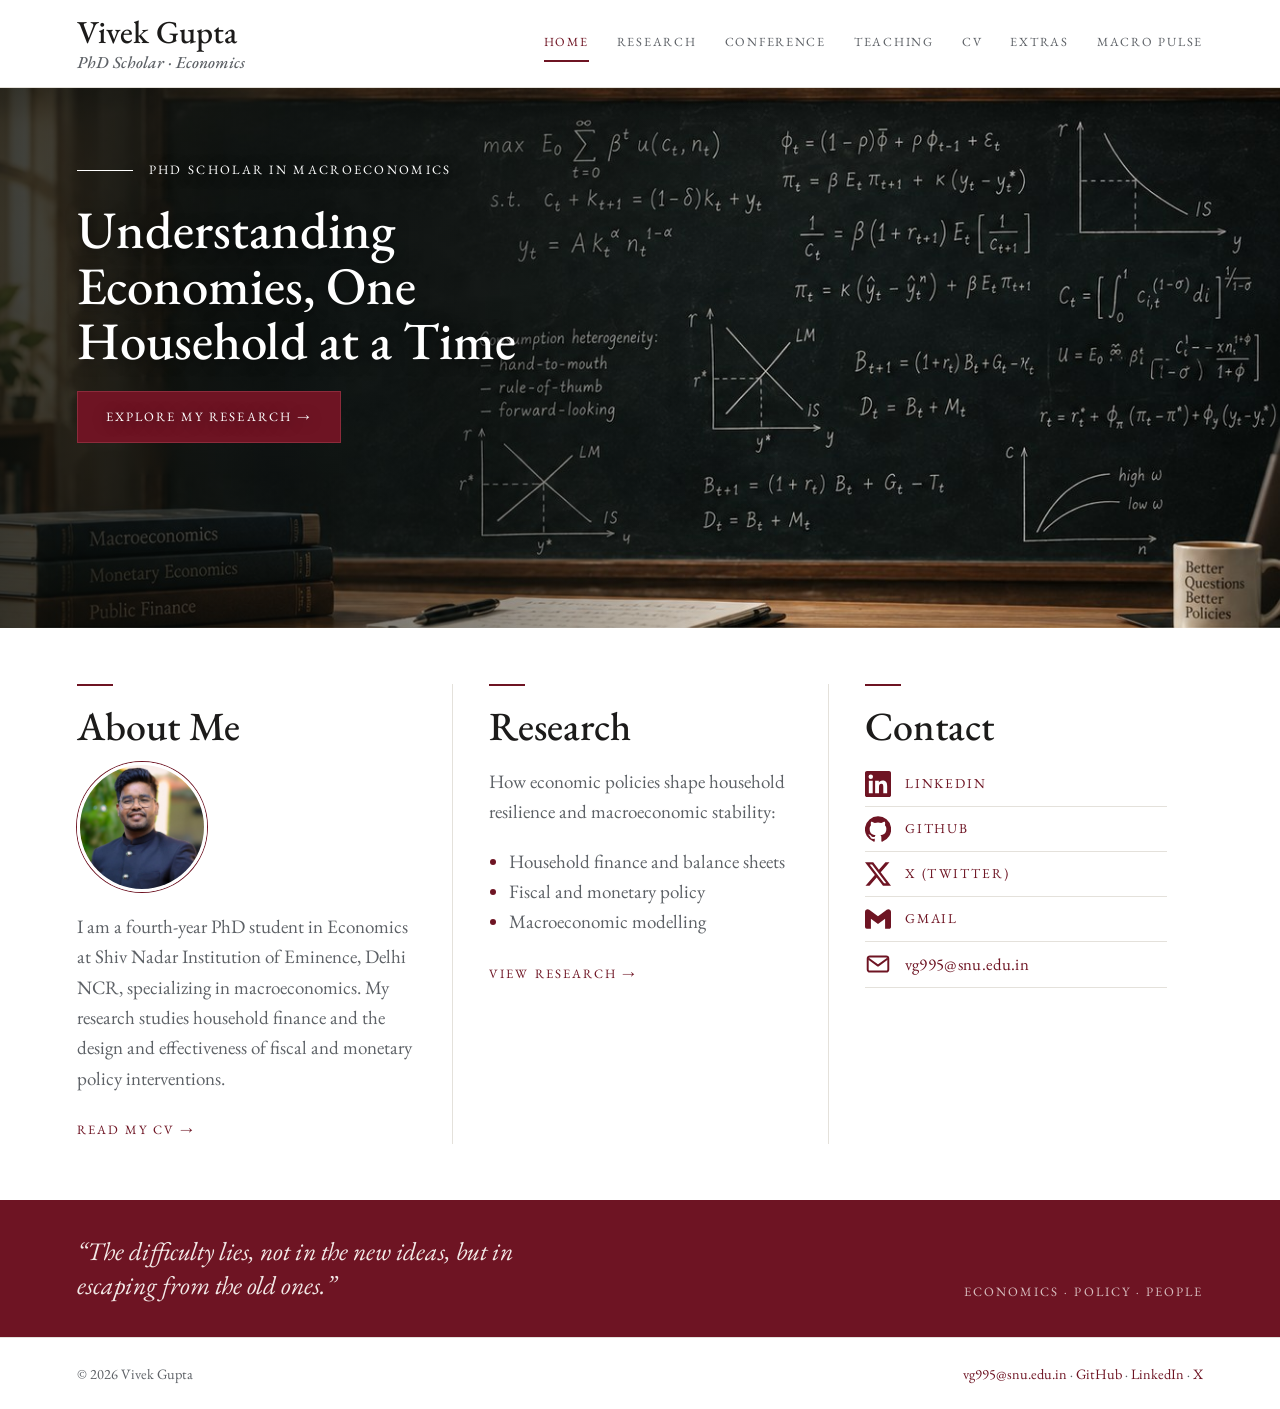
<file: index.html>
<!DOCTYPE html><html lang="en"><head><meta charset="utf-8"><meta name="viewport" content="width=device-width,initial-scale=1">
<title>Vivek Gupta | Economics</title>
<meta name="keywords" content="Vivek Gupta, Vivek Gupta economics, Vivek Gupta macroeconomics, Vivek Gupta SNU, Vivek Gupta Shiv Nadar, Shiv Nadar University economics PhD, Shiv Nadar Institution of Eminence economics, macroeconomics PhD India, household finance India, hand to mouth households India, DSGE HANK models"><meta name="description" content="Vivek Gupta is a PhD scholar in Economics at Shiv Nadar Institution of Eminence (SNU), Delhi NCR, researching macroeconomics, household finance, and monetary and fiscal policy."><meta property="og:title" content="Vivek Gupta | Economics">
<meta property="og:description" content="Vivek Gupta is a PhD scholar in Economics at Shiv Nadar Institution of Eminence (SNU), Delhi NCR, researching macroeconomics, household finance, and monetary and fiscal policy.">
<meta property="og:type" content="website">
<meta property="og:url" content="https://vivekguptaecon.github.io/">
<meta property="og:image" content="https://vivekguptaecon.github.io/images/vivek.jpg">
<meta name="author" content="Vivek Gupta">
<link rel="canonical" href="https://vivekguptaecon.github.io/">
<link rel="icon" type="image/png" href="favicon.png">
<link rel="stylesheet" href="style.css">
<script type="application/ld+json">
{
  "@context": "https://schema.org",
  "@type": "Person",
  "name": "Vivek Gupta",
  "jobTitle": "PhD Scholar in Economics",
  "affiliation": {
    "@type": "CollegeOrUniversity",
    "name": "Shiv Nadar Institution of Eminence"
  },
  "email": "mailto:vg995@snu.edu.in",
  "url": "https://vivekguptaecon.github.io/",
  "image": "https://vivekguptaecon.github.io/images/vivek.jpg",
  "sameAs": [
    "https://github.com/vivekecon",
    "https://www.linkedin.com/in/vivek-gupta-5765b21a3",
    "https://x.com/vivekguptaecon"
  ]
}
</script>
</head><body>
<header><a class="brand" href="index.html">Vivek Gupta<small>PhD Scholar · Economics</small></a><nav><a class="on" href="index.html">Home</a><a href="research.html">Research</a><a href="conference.html">Conference</a><a href="teaching.html">Teaching</a><a href="cv.html">CV</a><a href="extras.html">Extras</a><a href="macro-pulse.html">Macro Pulse</a></nav></header>
<section class="hero"><div class="txt"><div class="eyebrow">PhD scholar in macroeconomics</div>
<h1>Understanding Economies, One Household at a Time</h1>
<a class="btn" href="research.html">Explore my research →</a></div>
</section>
<section class="cols">
<div><h2>About Me</h2><img class="me" src="images/vivek.jpg" alt="Vivek Gupta" width="130" height="130"><p>I am a fourth-year PhD student in Economics at Shiv Nadar Institution of Eminence, Delhi NCR, specializing in macroeconomics. My research studies household finance and the design and effectiveness of fiscal and monetary policy interventions.</p><a class="more" href="cv.html">Read my CV →</a></div>
<div><h2>Research</h2><p>How economic policies shape household resilience and macroeconomic stability:</p><ul><li>Household finance and balance sheets</li><li>Fiscal and monetary policy</li><li>Macroeconomic modelling</li></ul><a class="more" href="research.html">View research →</a></div>
<div><h2>Contact</h2><ul class="contact"><li><a href="https://www.linkedin.com/in/vivek-gupta-5765b21a3" target="_blank" rel="noopener"><svg class="ic" viewBox="0 0 24 24" aria-hidden="true" ><path fill="currentColor" d="M20.447 20.452h-3.554v-5.569c0-1.328-.027-3.037-1.852-3.037-1.853 0-2.136 1.445-2.136 2.939v5.667H9.351V9h3.414v1.561h.046c.477-.9 1.637-1.85 3.37-1.85 3.601 0 4.267 2.37 4.267 5.455v6.286zM5.337 7.433a2.062 2.062 0 0 1-2.063-2.065 2.064 2.064 0 1 1 2.063 2.065zm1.782 13.019H3.555V9h3.564v11.452zM22.225 0H1.771C.792 0 0 .774 0 1.729v20.542C0 23.227.792 24 1.771 24h20.451C23.2 24 24 23.227 24 22.271V1.729C24 .774 23.2 0 22.222 0z"/></svg><span>LinkedIn</span></a></li><li><a href="https://github.com/vivekecon" target="_blank" rel="noopener"><svg class="ic" viewBox="0 0 24 24" aria-hidden="true" ><path fill="currentColor" d="M12 .3a12 12 0 0 0-3.8 23.4c.6.1.8-.3.8-.6v-2c-3.3.7-4-1.6-4-1.6-.6-1.4-1.4-1.8-1.4-1.8-1-.7.1-.7.1-.7 1.2 0 1.9 1.2 1.9 1.2 1 1.8 2.8 1.3 3.5 1 0-.8.4-1.3.7-1.6-2.7-.3-5.5-1.3-5.5-5.9 0-1.3.5-2.4 1.2-3.2 0-.4-.5-1.6.2-3.2 0 0 1-.3 3.3 1.2a11.5 11.5 0 0 1 6 0c2.3-1.5 3.3-1.2 3.3-1.2.6 1.6.2 2.8.1 3.2.8.8 1.3 1.9 1.3 3.2 0 4.6-2.8 5.6-5.5 5.9.5.4.9 1.1.9 2.2v3.3c0 .3.2.7.8.6A12 12 0 0 0 12 .3"/></svg><span>GitHub</span></a></li><li><a href="https://x.com/vivekguptaecon" target="_blank" rel="noopener"><svg class="ic" viewBox="0 0 24 24" aria-hidden="true"><path fill="currentColor" d="M18.901 1.153h3.68l-8.04 9.19L24 22.846h-7.406l-5.8-7.584-6.638 7.584H.474l8.6-9.83L0 1.154h7.594l5.243 6.932ZM17.61 20.644h2.039L6.486 3.24H4.298Z"/></svg><span>X (Twitter)</span></a></li><li><a href="mailto:Vivekecon@gmail.com"><svg class="ic" viewBox="0 0 24 24" aria-hidden="true" ><path fill="currentColor" d="M24 5.457v13.909c0 .904-.732 1.636-1.636 1.636h-3.819V11.73L12 16.64l-6.545-4.91v9.273H1.636A1.636 1.636 0 0 1 0 19.366V5.457c0-2.023 2.309-3.178 3.927-1.964L5.455 4.64 12 9.548l6.545-4.91 1.528-1.145C21.69 2.28 24 3.434 24 5.457z"/></svg><span>Gmail</span></a></li><li><a href="mailto:vg995@snu.edu.in"><svg class="ic" viewBox="0 0 24 24" aria-hidden="true" fill="none" stroke="currentColor" stroke-width="1.8" stroke-linejoin="round"><rect x="2.5" y="5" width="19" height="14" rx="2"/><path d="M3 7l9 6.5L21 7"/></svg><span>vg995@snu.edu.in</span></a></li></ul></div></section>
<section class="quote"><q>The difficulty lies, not in the new ideas, but in escaping from the old ones.</q><span>Economics · Policy · People</span></section>
<footer><span>© 2026 Vivek Gupta</span><span><a href="mailto:vg995@snu.edu.in">vg995@snu.edu.in</a> · <a href="https://github.com/vivekecon">GitHub</a> · <a href="https://www.linkedin.com/in/vivek-gupta-5765b21a3">LinkedIn</a> · <a href="https://x.com/vivekguptaecon">X</a></span></footer></body></html>
</file>
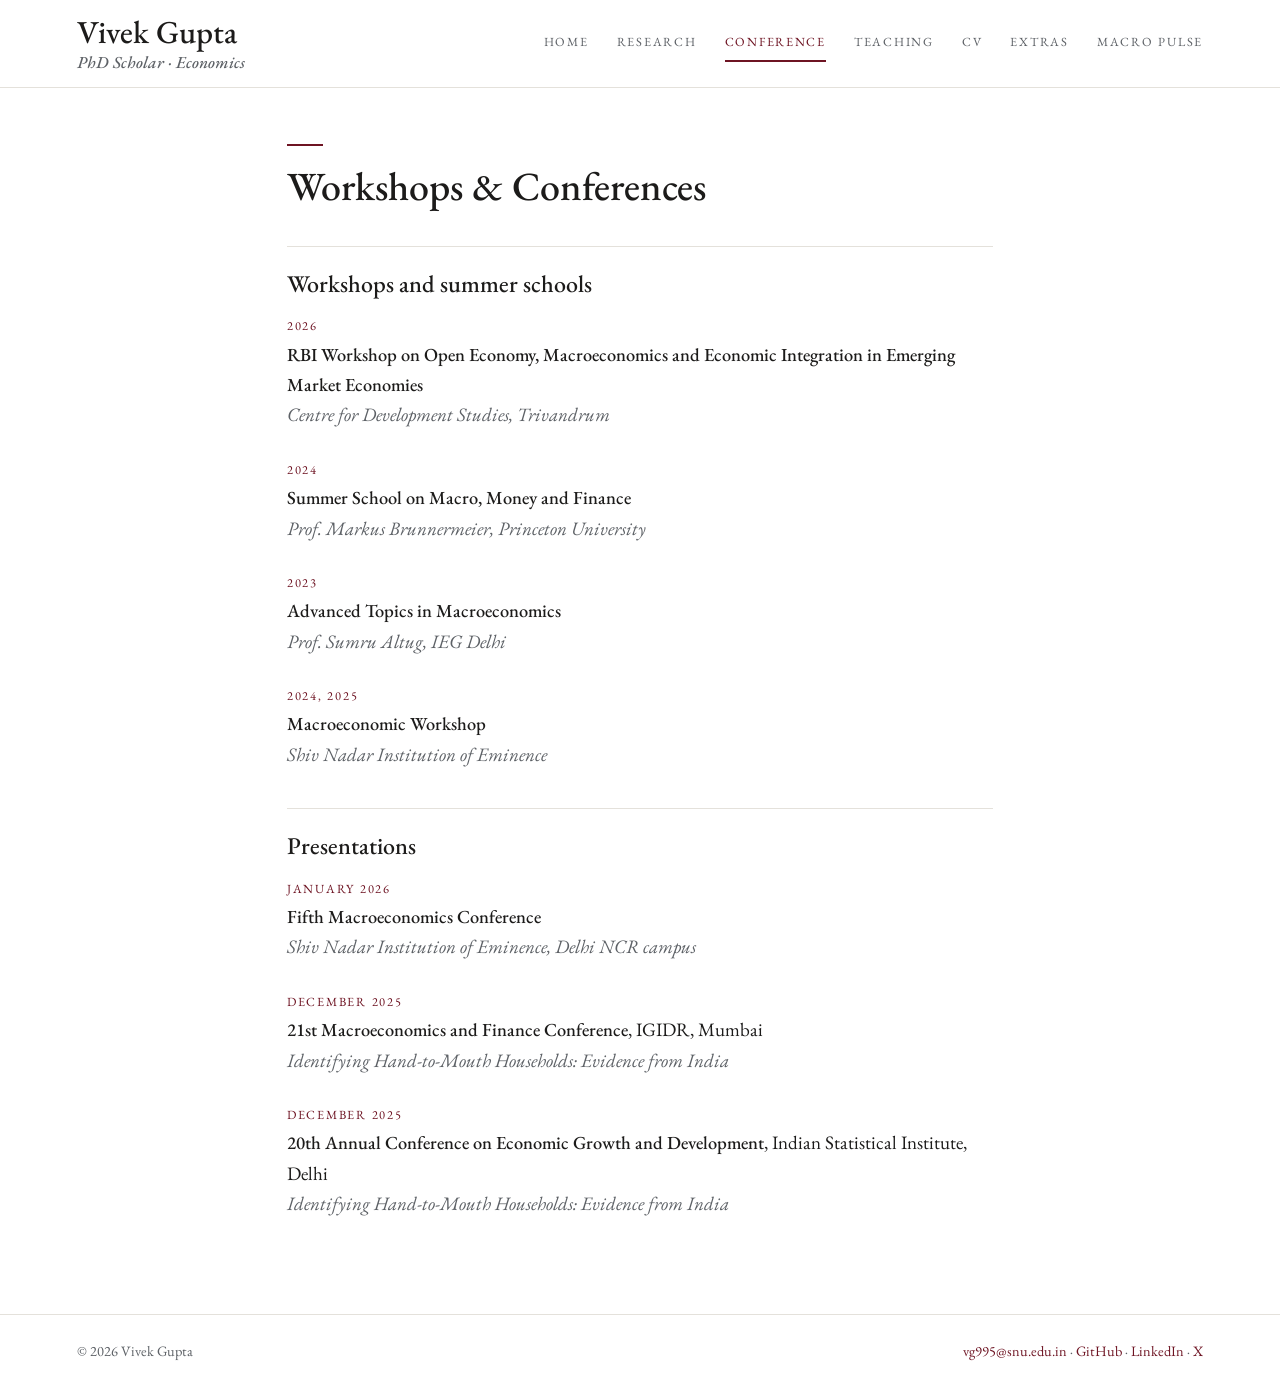
<file: conference.html>
<!DOCTYPE html><html lang="en"><head><meta charset="utf-8"><meta name="viewport" content="width=device-width,initial-scale=1">
<title>Vivek Gupta | Economics – Conference</title>
<meta name="keywords" content="Vivek Gupta, Vivek Gupta economics, Vivek Gupta macroeconomics, Vivek Gupta SNU, Vivek Gupta Shiv Nadar, Shiv Nadar University economics PhD, Shiv Nadar Institution of Eminence economics, macroeconomics PhD India, household finance India, hand to mouth households India, DSGE HANK models"><meta name="description" content="Conferences, workshops and seminar presentations by Vivek Gupta, Economics PhD scholar at Shiv Nadar Institution of Eminence."><meta property="og:title" content="Conferences & Workshops | Vivek Gupta, SNU Economics">
<meta property="og:description" content="Conferences, workshops and seminar presentations by Vivek Gupta, Economics PhD scholar at Shiv Nadar Institution of Eminence.">
<meta property="og:type" content="website">
<meta property="og:url" content="https://vivekguptaecon.github.io/conference.html">
<meta property="og:image" content="https://vivekguptaecon.github.io/images/vivek.jpg">
<meta name="author" content="Vivek Gupta">
<link rel="canonical" href="https://vivekguptaecon.github.io/conference.html">
<link rel="icon" type="image/png" href="favicon.png">
<link rel="stylesheet" href="style.css"></head><body>
<header><a class="brand" href="index.html">Vivek Gupta<small>PhD Scholar · Economics</small></a><nav><a href="index.html">Home</a><a href="research.html">Research</a><a class="on" href="conference.html">Conference</a><a href="teaching.html">Teaching</a><a href="cv.html">CV</a><a href="extras.html">Extras</a><a href="macro-pulse.html">Macro Pulse</a></nav></header>
<main class="page"><h1>Workshops &amp; Conferences</h1>
<h3>Workshops and summer schools</h3>
<div class="item"><span class="tag">2026</span><br><b>RBI Workshop on Open Economy, Macroeconomics and Economic Integration in Emerging Market Economies</b><br><em>Centre for Development Studies, Trivandrum</em></div>
<div class="item"><span class="tag">2024</span><br><b>Summer School on Macro, Money and Finance</b><br><em>Prof. Markus Brunnermeier, Princeton University</em></div>
<div class="item"><span class="tag">2023</span><br><b>Advanced Topics in Macroeconomics</b><br><em>Prof. Sumru Altug, IEG Delhi</em></div>
<div class="item"><span class="tag">2024, 2025</span><br><b>Macroeconomic Workshop</b><br><em>Shiv Nadar Institution of Eminence</em></div>
<h3>Presentations</h3>
<div class="item"><span class="tag">January 2026</span><br><b>Fifth Macroeconomics Conference</b><br><em>Shiv Nadar Institution of Eminence, Delhi NCR campus</em></div>
<div class="item"><span class="tag">December 2025</span><br><b>21st Macroeconomics and Finance Conference</b>, IGIDR, Mumbai<br><em>Identifying Hand-to-Mouth Households: Evidence from India</em></div>
<div class="item"><span class="tag">December 2025</span><br><b>20th Annual Conference on Economic Growth and Development</b>, Indian Statistical Institute, Delhi<br><em>Identifying Hand-to-Mouth Households: Evidence from India</em></div></main>
<footer><span>© 2026 Vivek Gupta</span><span><a href="mailto:vg995@snu.edu.in">vg995@snu.edu.in</a> · <a href="https://github.com/vivekecon">GitHub</a> · <a href="https://www.linkedin.com/in/vivek-gupta-5765b21a3">LinkedIn</a> · <a href="https://x.com/vivekguptaecon">X</a></span></footer></body></html>
</file>
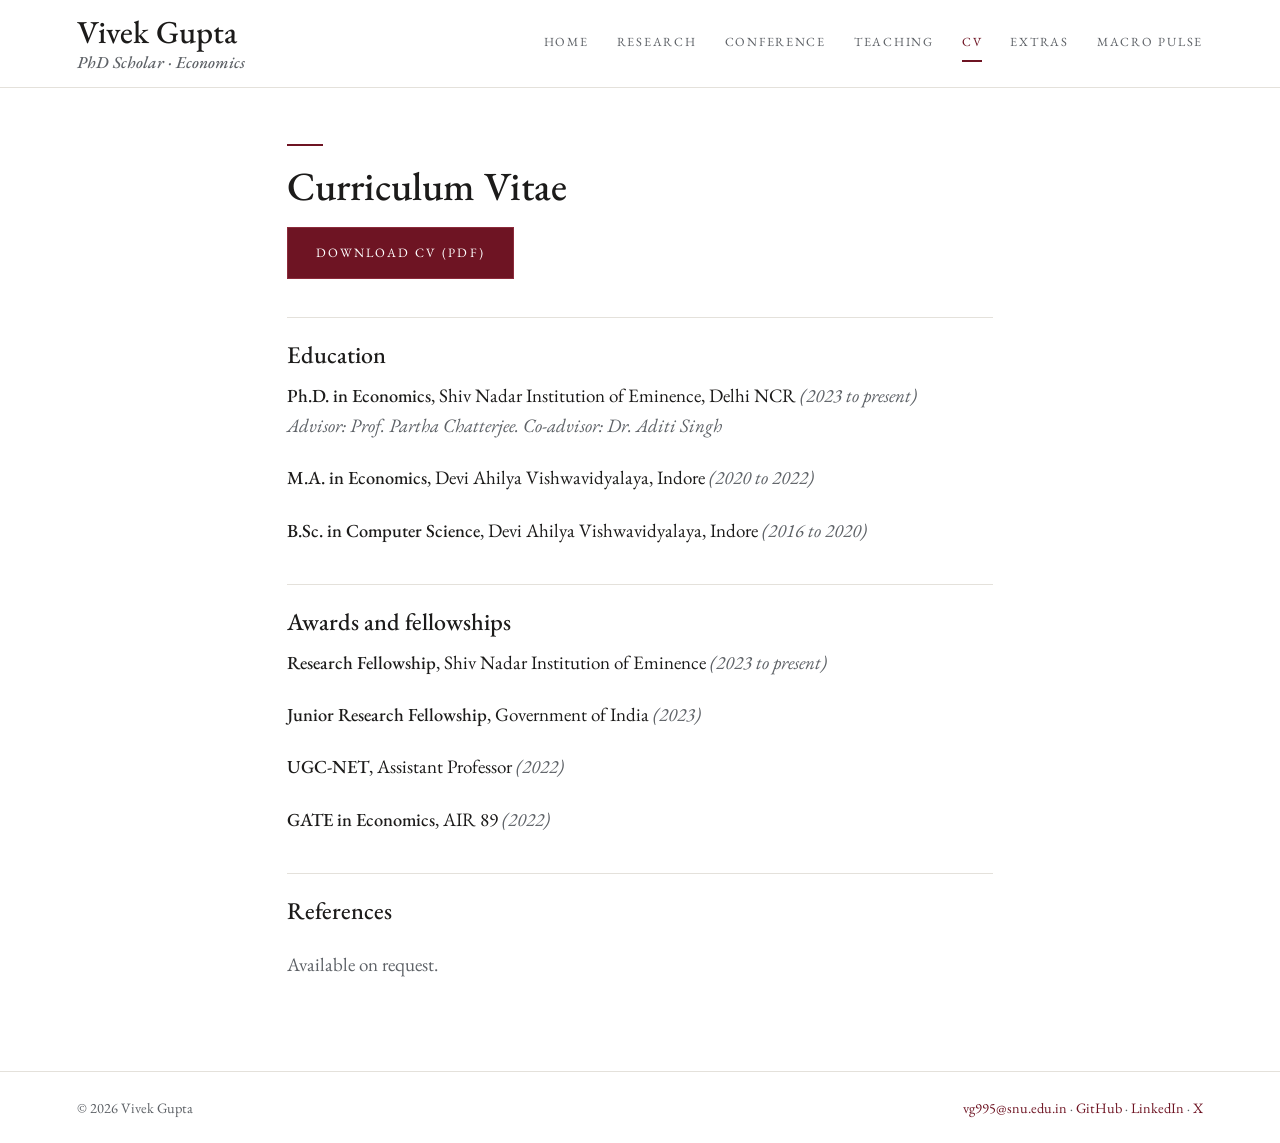
<file: cv.html>
<!DOCTYPE html><html lang="en"><head><meta charset="utf-8"><meta name="viewport" content="width=device-width,initial-scale=1">
<title>Vivek Gupta | Economics – CV</title>
<meta name="keywords" content="Vivek Gupta, Vivek Gupta economics, Vivek Gupta macroeconomics, Vivek Gupta SNU, Vivek Gupta Shiv Nadar, Shiv Nadar University economics PhD, Shiv Nadar Institution of Eminence economics, macroeconomics PhD India, household finance India, hand to mouth households India, DSGE HANK models"><meta name="description" content="Curriculum vitae of Vivek Gupta, PhD scholar in Economics at Shiv Nadar Institution of Eminence, Delhi NCR."><meta property="og:title" content="CV | Vivek Gupta, Economics PhD, Shiv Nadar University">
<meta property="og:description" content="Curriculum vitae of Vivek Gupta, PhD scholar in Economics at Shiv Nadar Institution of Eminence, Delhi NCR.">
<meta property="og:type" content="website">
<meta property="og:url" content="https://vivekguptaecon.github.io/cv.html">
<meta property="og:image" content="https://vivekguptaecon.github.io/images/vivek.jpg">
<meta name="author" content="Vivek Gupta">
<link rel="canonical" href="https://vivekguptaecon.github.io/cv.html">
<link rel="icon" type="image/png" href="favicon.png">
<link rel="stylesheet" href="style.css"></head><body>
<header><a class="brand" href="index.html">Vivek Gupta<small>PhD Scholar · Economics</small></a><nav><a href="index.html">Home</a><a href="research.html">Research</a><a href="conference.html">Conference</a><a href="teaching.html">Teaching</a><a class="on" href="cv.html">CV</a><a href="extras.html">Extras</a><a href="macro-pulse.html">Macro Pulse</a></nav></header>
<main class="page"><h1>Curriculum Vitae</h1>
<p><a class="btn" href="CV.pdf">Download CV (PDF)</a></p>
<h3>Education</h3>
<div class="item"><b>Ph.D. in Economics</b>, Shiv Nadar Institution of Eminence, Delhi NCR <em>(2023 to present)</em><br><em>Advisor: Prof. Partha Chatterjee. Co-advisor: Dr. Aditi Singh</em></div>
<div class="item"><b>M.A. in Economics</b>, Devi Ahilya Vishwavidyalaya, Indore <em>(2020 to 2022)</em></div>
<div class="item"><b>B.Sc. in Computer Science</b>, Devi Ahilya Vishwavidyalaya, Indore <em>(2016 to 2020)</em></div>
<h3>Awards and fellowships</h3>
<div class="item"><b>Research Fellowship</b>, Shiv Nadar Institution of Eminence <em>(2023 to present)</em></div>
<div class="item"><b>Junior Research Fellowship</b>, Government of India <em>(2023)</em></div>
<div class="item"><b>UGC-NET</b>, Assistant Professor <em>(2022)</em></div>
<div class="item"><b>GATE in Economics</b>, AIR 89 <em>(2022)</em></div>
<h3>References</h3><p class="mute">Available on request.</p></main>
<footer><span>© 2026 Vivek Gupta</span><span><a href="mailto:vg995@snu.edu.in">vg995@snu.edu.in</a> · <a href="https://github.com/vivekecon">GitHub</a> · <a href="https://www.linkedin.com/in/vivek-gupta-5765b21a3">LinkedIn</a> · <a href="https://x.com/vivekguptaecon">X</a></span></footer></body></html>
</file>
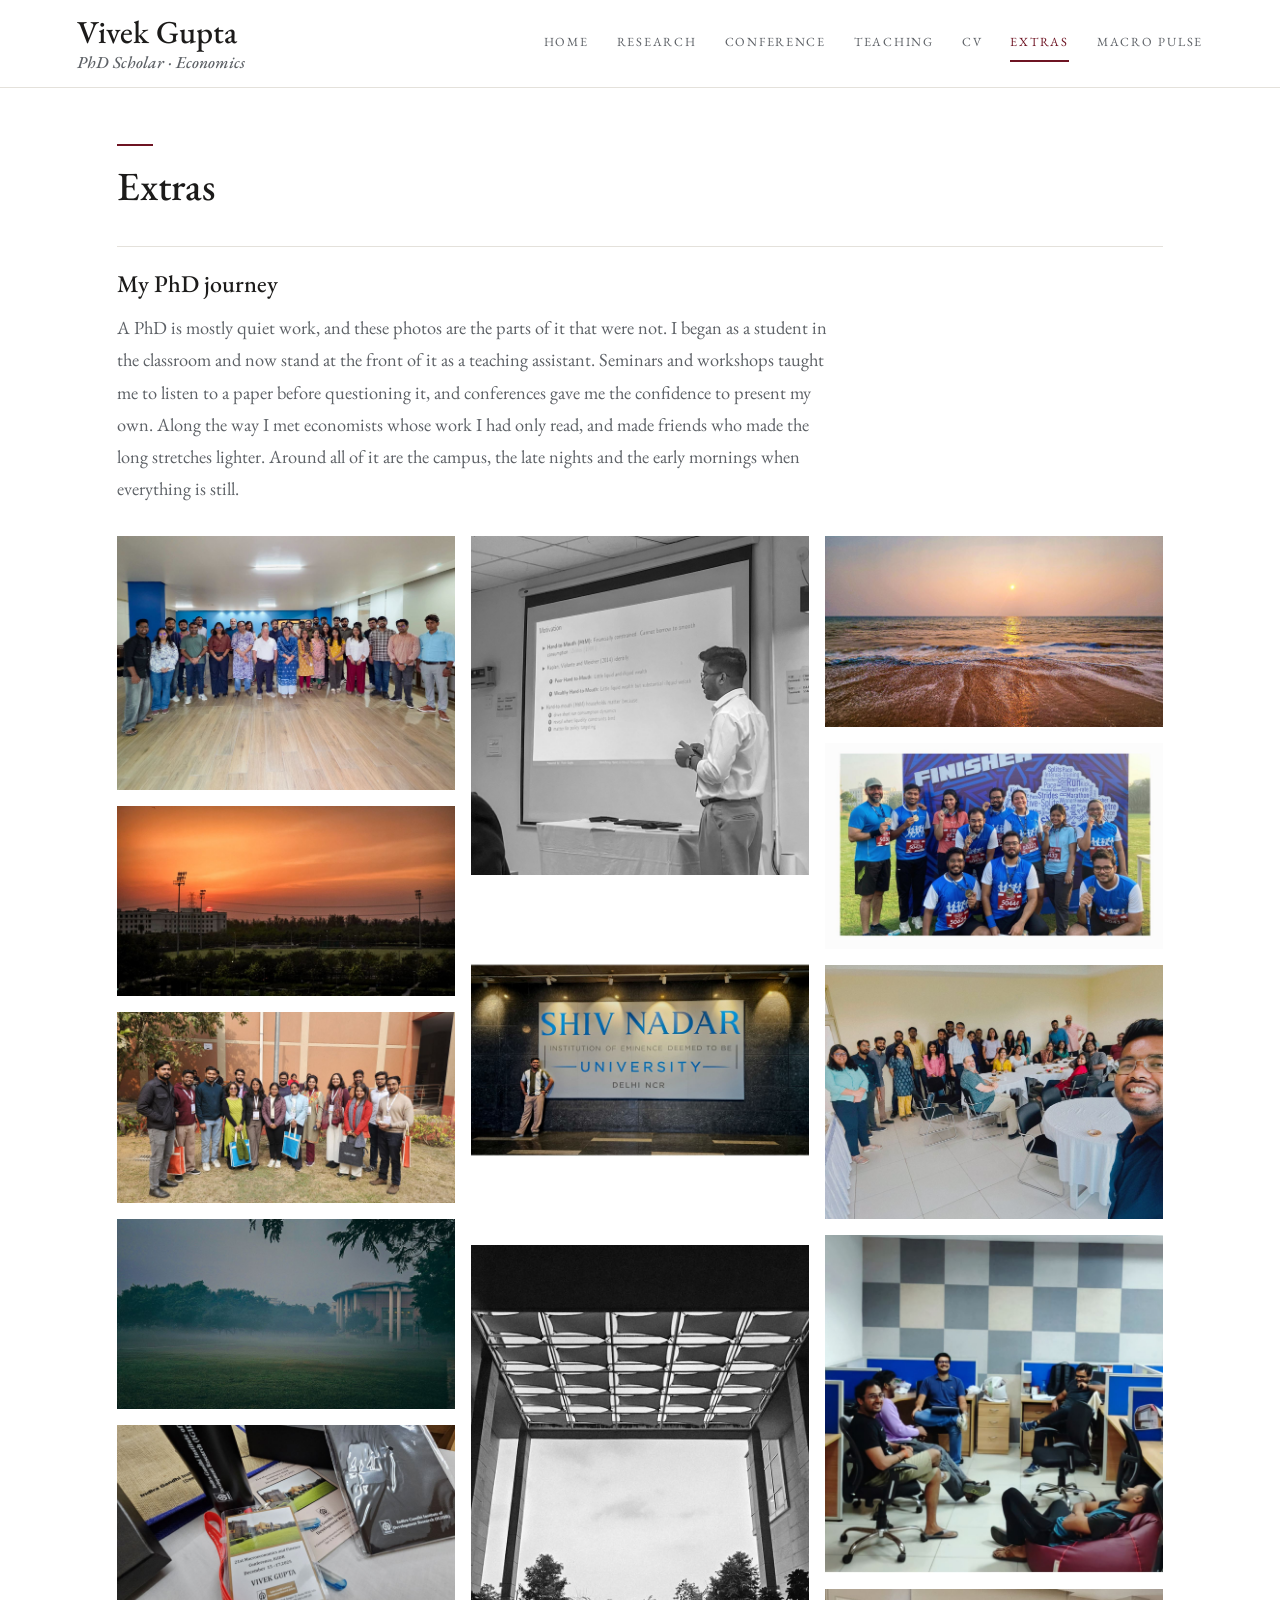
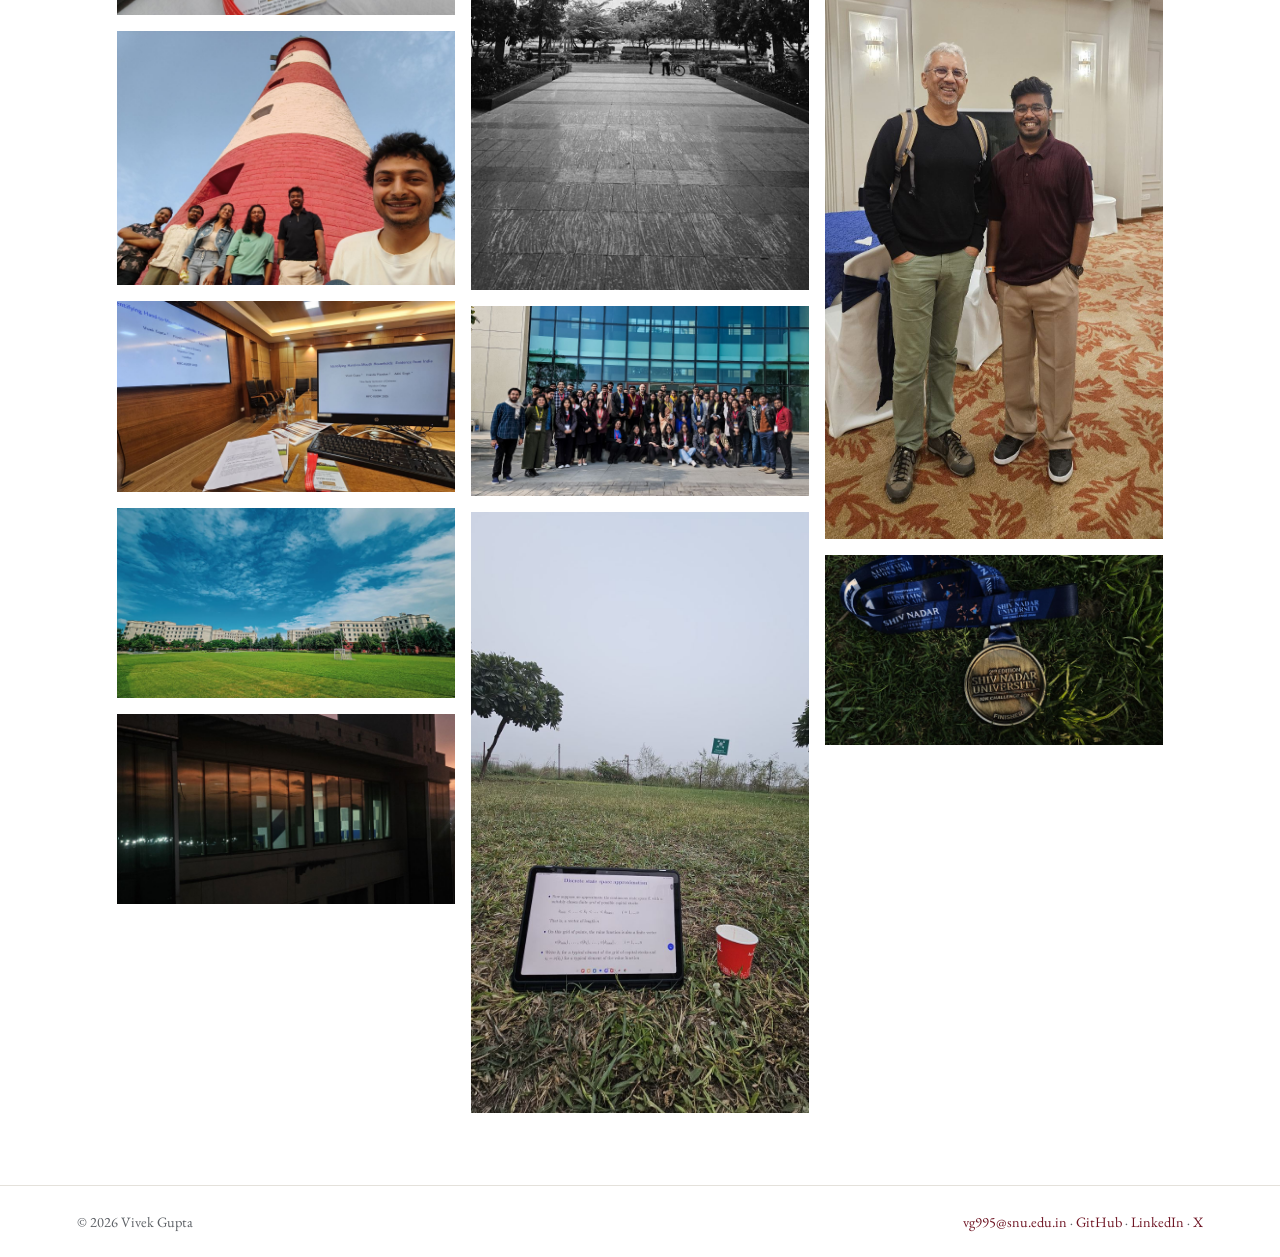
<file: extras.html>
<!DOCTYPE html><html lang="en"><head><meta charset="utf-8"><meta name="viewport" content="width=device-width,initial-scale=1">
<title>Vivek Gupta | Economics – Extras</title>
<meta name="keywords" content="Vivek Gupta, Vivek Gupta economics, Vivek Gupta macroeconomics, Vivek Gupta SNU, Vivek Gupta Shiv Nadar, Shiv Nadar University economics PhD, Shiv Nadar Institution of Eminence economics, macroeconomics PhD India, household finance India, hand to mouth households India, DSGE HANK models"><meta name="description" content="Photos, notes and reading list from Vivek Gupta's PhD journey in Economics at Shiv Nadar Institution of Eminence."><meta property="og:title" content="Extras | Vivek Gupta, SNU Economics">
<meta property="og:description" content="Photos, notes and reading list from Vivek Gupta's PhD journey in Economics at Shiv Nadar Institution of Eminence.">
<meta property="og:type" content="website">
<meta property="og:url" content="https://vivekguptaecon.github.io/extras.html">
<meta property="og:image" content="https://vivekguptaecon.github.io/images/journey-01.jpg">
<meta name="author" content="Vivek Gupta">
<link rel="canonical" href="https://vivekguptaecon.github.io/extras.html">
<link rel="icon" type="image/png" href="favicon.png">
<link rel="stylesheet" href="style.css"></head><body>
<header><a class="brand" href="index.html">Vivek Gupta<small>PhD Scholar · Economics</small></a><nav><a href="index.html">Home</a><a href="research.html">Research</a><a href="conference.html">Conference</a><a href="teaching.html">Teaching</a><a href="cv.html">CV</a><a class="on" href="extras.html">Extras</a><a href="macro-pulse.html">Macro Pulse</a></nav></header>
<main class="page wide"><h1>Extras</h1>
<h3>My PhD journey</h3>
<p class="note">A PhD is mostly quiet work, and these photos are the parts of it that were not. I began as a student in the classroom and now stand at the front of it as a teaching assistant. Seminars and workshops taught me to listen to a paper before questioning it, and conferences gave me the confidence to present my own. Along the way I met economists whose work I had only read, and made friends who made the long stretches lighter. Around all of it are the campus, the late nights and the early mornings when everything is still.</p>
<div class="journey">
<figure><button class="ph" type="button" aria-label="Enlarge photo"><img src="images/journey-01.jpg" alt="PhD journey photo" loading="lazy"></button></figure>
<figure><button class="ph" type="button" aria-label="Enlarge photo"><img src="images/journey-02.jpg" alt="PhD journey photo" loading="lazy"></button></figure>
<figure><button class="ph" type="button" aria-label="Enlarge photo"><img src="images/journey-03.jpg" alt="PhD journey photo" loading="lazy"></button></figure>
<figure><button class="ph" type="button" aria-label="Enlarge photo"><img src="images/journey-04.jpg" alt="PhD journey photo" loading="lazy"></button></figure>
<figure><button class="ph" type="button" aria-label="Enlarge photo"><img src="images/journey-05.jpg" alt="PhD journey photo" loading="lazy"></button></figure>
<figure><button class="ph" type="button" aria-label="Enlarge photo"><img src="images/journey-06.jpg" alt="PhD journey photo" loading="lazy"></button></figure>
<figure><button class="ph" type="button" aria-label="Enlarge photo"><img src="images/journey-07.jpg" alt="PhD journey photo" loading="lazy"></button></figure>
<figure><button class="ph" type="button" aria-label="Enlarge photo"><img src="images/journey-08.jpg" alt="PhD journey photo" loading="lazy"></button></figure>
<figure><button class="ph" type="button" aria-label="Enlarge photo"><img src="images/journey-09.jpg" alt="PhD journey photo" loading="lazy"></button></figure>
<figure><button class="ph" type="button" aria-label="Enlarge photo"><img src="images/journey-10.jpg" alt="PhD journey photo" loading="lazy"></button></figure>
<figure><button class="ph" type="button" aria-label="Enlarge photo"><img src="images/journey-11.jpg" alt="PhD journey photo" loading="lazy"></button></figure>
<figure><button class="ph" type="button" aria-label="Enlarge photo"><img src="images/journey-12.jpg" alt="PhD journey photo" loading="lazy"></button></figure>
<figure><button class="ph" type="button" aria-label="Enlarge photo"><img src="images/journey-13.jpg" alt="PhD journey photo" loading="lazy"></button></figure>
<figure><button class="ph" type="button" aria-label="Enlarge photo"><img src="images/journey-14.jpg" alt="PhD journey photo" loading="lazy"></button></figure>
<figure><button class="ph" type="button" aria-label="Enlarge photo"><img src="images/journey-15.jpg" alt="PhD journey photo" loading="lazy"></button></figure>
<figure><button class="ph" type="button" aria-label="Enlarge photo"><img src="images/journey-16.jpg" alt="PhD journey photo" loading="lazy"></button></figure>
<figure><button class="ph" type="button" aria-label="Enlarge photo"><img src="images/journey-17.jpg" alt="PhD journey photo" loading="lazy"></button></figure>
<figure><button class="ph" type="button" aria-label="Enlarge photo"><img src="images/journey-18.jpg" alt="PhD journey photo" loading="lazy"></button></figure>
<figure><button class="ph" type="button" aria-label="Enlarge photo"><img src="images/journey-19.jpg" alt="PhD journey photo" loading="lazy"></button></figure>
<figure><button class="ph" type="button" aria-label="Enlarge photo"><img src="images/journey-20.jpg" alt="PhD journey photo" loading="lazy"></button></figure>
</div>
</main>
<dialog id="lb"><img alt=""></dialog>
<script>
const d=document.getElementById('lb'),i=d.querySelector('img');
document.querySelectorAll('.ph').forEach(b=>b.onclick=()=>{const m=b.querySelector('img');i.src=m.src;i.alt=m.alt;d.showModal()});
d.onclick=()=>d.close();
</script>
<footer><span>© 2026 Vivek Gupta</span><span><a href="mailto:vg995@snu.edu.in">vg995@snu.edu.in</a> · <a href="https://github.com/vivekecon">GitHub</a> · <a href="https://www.linkedin.com/in/vivek-gupta-5765b21a3">LinkedIn</a> · <a href="https://x.com/vivekguptaecon">X</a></span></footer></body></html>
</file>
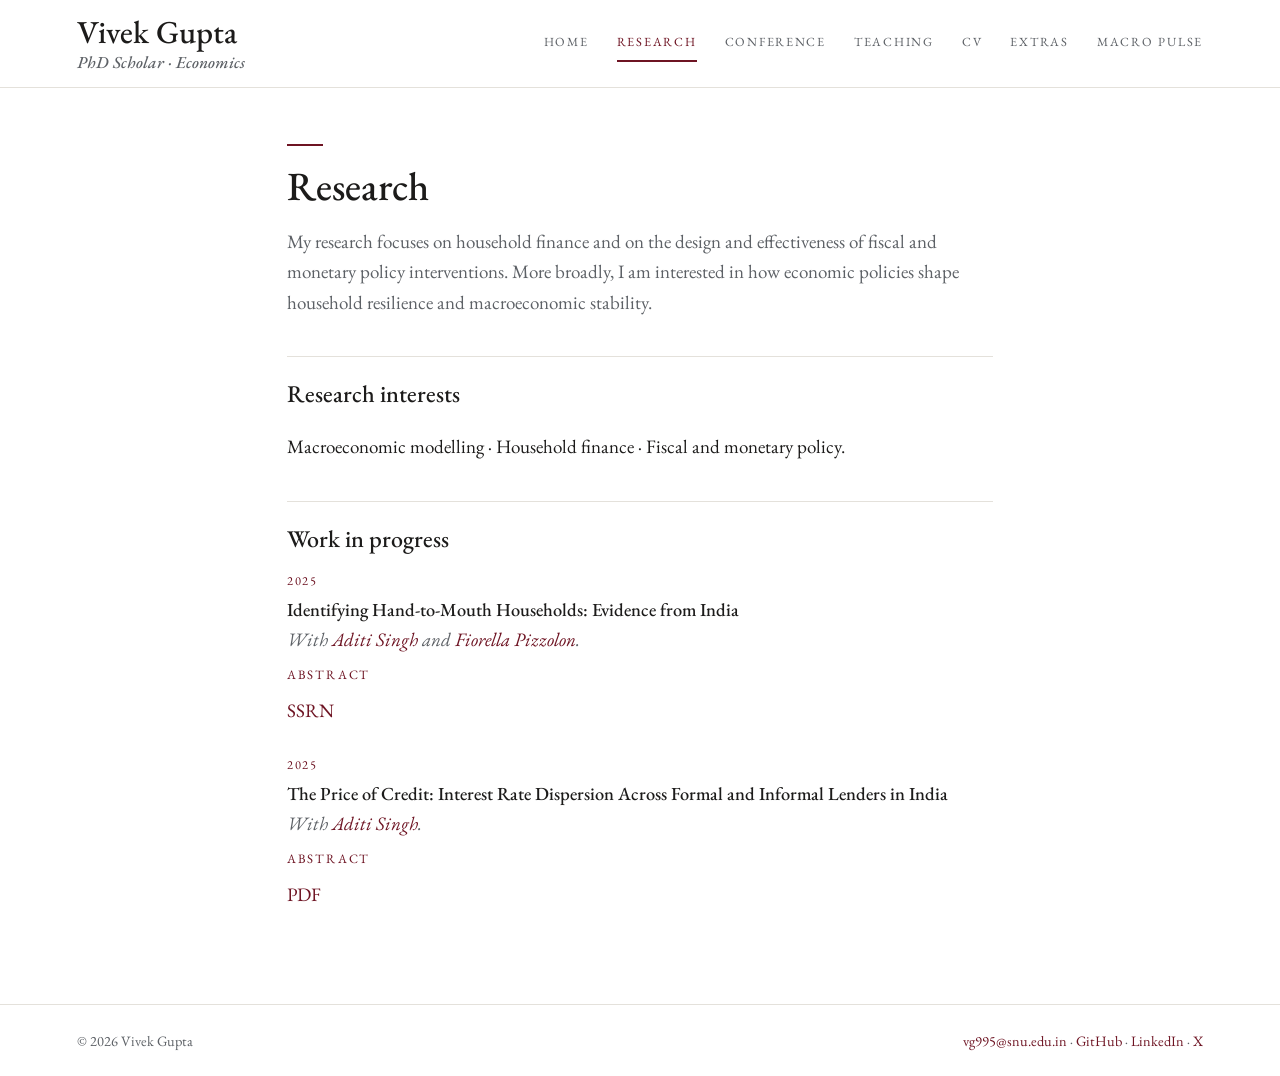
<file: research.html>
<!DOCTYPE html><html lang="en"><head><meta charset="utf-8"><meta name="viewport" content="width=device-width,initial-scale=1">
<title>Vivek Gupta | Economics – Research</title>
<meta name="keywords" content="Vivek Gupta, Vivek Gupta economics, Vivek Gupta macroeconomics, Vivek Gupta SNU, Vivek Gupta Shiv Nadar, Shiv Nadar University economics PhD, Shiv Nadar Institution of Eminence economics, macroeconomics PhD India, household finance India, hand to mouth households India, DSGE HANK models"><meta name="description" content="Research by Vivek Gupta, PhD scholar in macroeconomics at Shiv Nadar University: household finance, hand-to-mouth households in India, and monetary and fiscal policy."><meta property="og:title" content="Research | Vivek Gupta, Economics PhD, SNU">
<meta property="og:description" content="Research by Vivek Gupta, PhD scholar in macroeconomics at Shiv Nadar University: household finance, hand-to-mouth households in India, and monetary and fiscal policy.">
<meta property="og:type" content="website">
<meta property="og:url" content="https://vivekguptaecon.github.io/research.html">
<meta property="og:image" content="https://vivekguptaecon.github.io/images/vivek.jpg">
<meta name="author" content="Vivek Gupta">
<link rel="canonical" href="https://vivekguptaecon.github.io/research.html">
<link rel="icon" type="image/png" href="favicon.png">
<link rel="stylesheet" href="style.css"></head><body>
<header><a class="brand" href="index.html">Vivek Gupta<small>PhD Scholar · Economics</small></a><nav><a href="index.html">Home</a><a class="on" href="research.html">Research</a><a href="conference.html">Conference</a><a href="teaching.html">Teaching</a><a href="cv.html">CV</a><a href="extras.html">Extras</a><a href="macro-pulse.html">Macro Pulse</a></nav></header>
<main class="page"><h1>Research</h1>
<p class="mute">My research focuses on household finance and on the design and effectiveness of fiscal and monetary policy interventions. More broadly, I am interested in how economic policies shape household resilience and macroeconomic stability.</p>
<h3>Research interests</h3>
<p>Macroeconomic modelling · Household finance · Fiscal and monetary policy.</p>
<h3 id="papers">Work in progress</h3>
<div class="item"><span class="tag">2025</span><br><b>Identifying Hand-to-Mouth Households: Evidence from India</b><br><em>With <a href="https://www.aditi-singh.com/" target="_blank" rel="noopener">Aditi Singh</a> and <a href="https://fiorella-pizzolon.github.io/index.html" target="_blank" rel="noopener">Fiorella Pizzolon</a>.</em><details class="abs-toggle"><summary>Abstract</summary><p class="abs">This paper investigates the prevalence and characteristics of poor hand-to-mouth (P-HtM) and wealthy hand-to-mouth (W-HtM) households in India — an emerging economy where high household savings coexist with limited liquidity and weak credit access. Using a harmonized dataset that combines two nationally representative surveys, we construct household-level balance sheets including income, consumption, and liquid and illiquid assets. We classify households into poor and wealthy HtM categories following the methodology of Kaplan et al. (2014), and use a range of machine learning models to impute missing income data. Our findings indicate that while P-HtM households account for 2–5% of the population, W-HtM households comprise a much larger share — 15–27%, with total HtM prevalence ranging from 17–32%. Classifications based solely on net worth substantially understate this share. We also find that average propensities to consume are similar across HtM and non-HtM groups, highlighting the broader financial constraints facing Indian households. These results underscore the importance of distinguishing between liquidity and net worth when evaluating consumption behavior and the transmission of fiscal and monetary policy in developing economies.</p></details> <a href="https://papers.ssrn.com/sol3/papers.cfm?abstract_id=5559305">SSRN</a></div>
<div class="item"><span class="tag">2025</span><br><b>The Price of Credit: Interest Rate Dispersion Across Formal and Informal Lenders in India</b><br><em>With <a href="https://www.aditi-singh.com/" target="_blank" rel="noopener">Aditi Singh</a>.</em><details class="abs-toggle"><summary>Abstract</summary><p class="abs">Indian households pay substantially higher interest rates on informal loans than on formal loans. We use loan-level data from the 2019 All-India Debt and Investment Survey to measure this gap and examine how it varies across borrowers, loan purposes, and locations. The average annual interest rate is 20.08 percent for informal credit and 11.78 percent for formal credit, a gap of 8.29 percentage points, or about 70 percent of the formal rate. Controlling for loan terms, household characteristics, and district fixed effects yields an informal premium of 15.7 percentage points. The premium ranges from 13.7 to 20.0 percentage points across loan purposes and is largest for medical treatment. Collateral is associated with lower rates in both markets, but the estimated discount does not differ significantly by lender type. Rural borrowers face a larger informal premium within the same state. Moreover, 9.8 percent of households hold both formal and informal debt, showing that access to formal credit can coexist with reliance on informal borrowing. These findings point to loan purpose and rural credit markets as central considerations in efforts to reduce household borrowing costs.</p></details> <a href="#">PDF</a></div>
</main>
<footer><span>© 2026 Vivek Gupta</span><span><a href="mailto:vg995@snu.edu.in">vg995@snu.edu.in</a> · <a href="https://github.com/vivekecon">GitHub</a> · <a href="https://www.linkedin.com/in/vivek-gupta-5765b21a3">LinkedIn</a> · <a href="https://x.com/vivekguptaecon">X</a></span></footer></body></html>
</file>
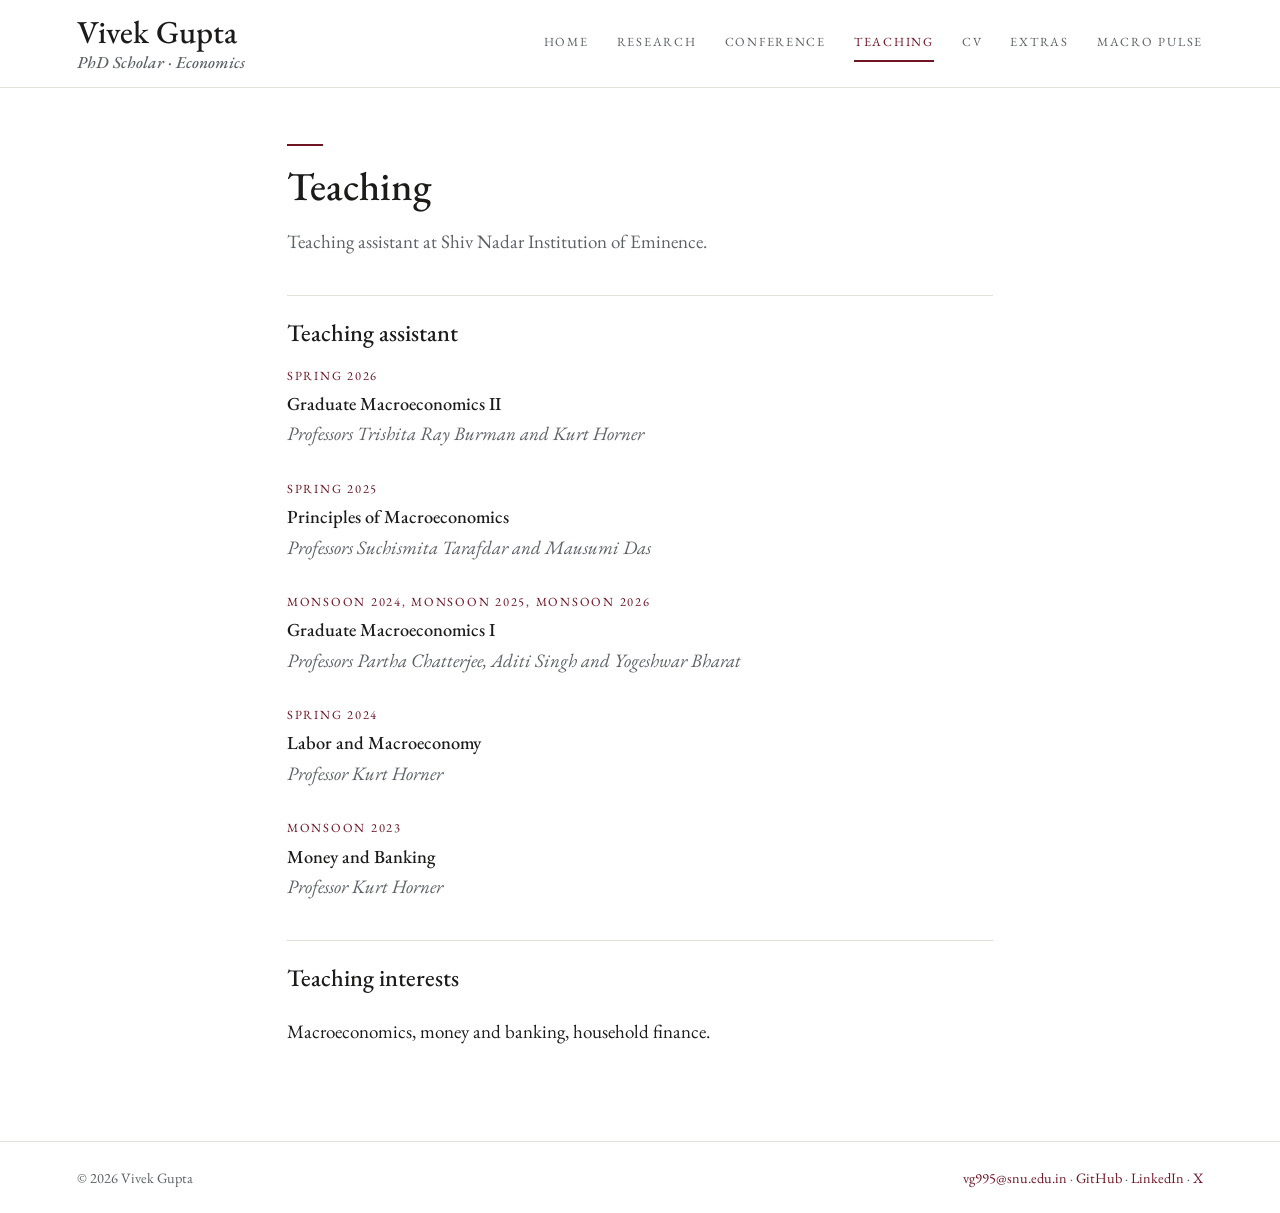
<file: teaching.html>
<!DOCTYPE html><html lang="en"><head><meta charset="utf-8"><meta name="viewport" content="width=device-width,initial-scale=1">
<title>Vivek Gupta | Economics – Teaching</title>
<meta name="keywords" content="Vivek Gupta, Vivek Gupta economics, Vivek Gupta macroeconomics, Vivek Gupta SNU, Vivek Gupta Shiv Nadar, Shiv Nadar University economics PhD, Shiv Nadar Institution of Eminence economics, macroeconomics PhD India, household finance India, hand to mouth households India, DSGE HANK models"><meta name="description" content="Teaching assistant experience of Vivek Gupta in macroeconomics and money and banking at Shiv Nadar Institution of Eminence."><meta property="og:title" content="Teaching | Vivek Gupta, SNU Economics">
<meta property="og:description" content="Teaching assistant experience of Vivek Gupta in macroeconomics and money and banking at Shiv Nadar Institution of Eminence.">
<meta property="og:type" content="website">
<meta property="og:url" content="https://vivekguptaecon.github.io/teaching.html">
<meta property="og:image" content="https://vivekguptaecon.github.io/images/vivek.jpg">
<meta name="author" content="Vivek Gupta">
<link rel="canonical" href="https://vivekguptaecon.github.io/teaching.html">
<link rel="icon" type="image/png" href="favicon.png">
<link rel="stylesheet" href="style.css"></head><body>
<header><a class="brand" href="index.html">Vivek Gupta<small>PhD Scholar · Economics</small></a><nav><a href="index.html">Home</a><a href="research.html">Research</a><a href="conference.html">Conference</a><a class="on" href="teaching.html">Teaching</a><a href="cv.html">CV</a><a href="extras.html">Extras</a><a href="macro-pulse.html">Macro Pulse</a></nav></header>
<main class="page"><h1>Teaching</h1>
<p class="mute">Teaching assistant at Shiv Nadar Institution of Eminence.</p>
<h3>Teaching assistant</h3>
<div class="item"><span class="tag">Spring 2026</span><br><b>Graduate Macroeconomics II</b><br><em>Professors Trishita Ray Burman and Kurt Horner</em></div>
<div class="item"><div class="item"><span class="tag">Spring 2025</span><br><b>Principles of Macroeconomics</b><br><em>Professors Suchismita Tarafdar and Mausumi Das</em></div>
<div class="item"><span class="tag">Monsoon 2024, Monsoon 2025, Monsoon 2026</span><br><b>Graduate Macroeconomics I</b><br><em>Professors Partha Chatterjee, Aditi Singh and Yogeshwar Bharat</em></div>
<div class="item"><span class="tag">Spring 2024</span><br><b>Labor and Macroeconomy</b><br><em>Professor Kurt Horner</em></div>
<div class="item"><span class="tag">Monsoon 2023</span><br><b>Money and Banking</b><br><em>Professor Kurt Horner</em></div>
<h3>Teaching interests</h3><p>Macroeconomics, money and banking, household finance.</p></main>
<footer><span>© 2026 Vivek Gupta</span><span><a href="mailto:vg995@snu.edu.in">vg995@snu.edu.in</a> · <a href="https://github.com/vivekecon">GitHub</a> · <a href="https://www.linkedin.com/in/vivek-gupta-5765b21a3">LinkedIn</a> · <a href="https://x.com/vivekguptaecon">X</a></span></footer></body></html>
</file>
<file: style.css>
@import url('https://fonts.googleapis.com/css2?family=EB+Garamond:ital,wght@0,400;0,500;1,400&family=Kalam:wght@300&display=swap');
:root{/* cream theme: --bg:#efeadf; --line:#cfc7b8 */--bg:#ffffff;--ink:#1c1b1a;--mute:#5d6166;--red:#6e1423;--line:#e4e1db;--board:#1d2623}
*{box-sizing:border-box}html{scroll-behavior:smooth}
body{margin:0;background:var(--bg);color:var(--ink);font:19px/1.6 'EB Garamond',Georgia,serif}
a{color:var(--red);text-decoration:none}a:hover{text-decoration:underline}
a:focus-visible{outline:2px solid var(--red);outline-offset:3px}
header{display:flex;justify-content:space-between;align-items:center;flex-wrap:wrap;gap:12px;padding:16px 6vw;position:sticky;top:0;z-index:5;background:var(--bg);border-bottom:1px solid var(--line)}
.brand{color:var(--ink);font-size:2rem;font-weight:500;line-height:1}
.brand:hover{text-decoration:none}.brand small{display:block;font-size:1.05rem;font-style:italic;color:var(--mute);margin-top:6px}
nav a{margin-left:28px;font-size:.78rem;letter-spacing:.14em;text-transform:uppercase;color:var(--mute);padding:8px 0;display:inline-block}
nav a.on{color:var(--red);border-bottom:2px solid var(--red)}nav a:hover{text-decoration:none;color:var(--red)}
.hero{position:relative;overflow:hidden;min-height:540px;padding:72px 6vw;color:#fff;background:linear-gradient(90deg,rgba(8,12,10,.78) 0,rgba(8,12,10,.4) 38%,transparent 62%),url(images/hero-board.jpg) right center/cover no-repeat,#1d2623}
.hero .txt{position:relative;z-index:2;max-width:440px;text-shadow:0 2px 14px rgba(0,0,0,.6)}
.eyebrow{display:flex;align-items:center;gap:16px;font-size:.8rem;letter-spacing:.18em;text-transform:uppercase}
.eyebrow:before{content:"";width:56px;border-top:1px solid #fff}
.hero h1{font-size:3.3rem;line-height:1.05;margin:22px 0;font-weight:500}
.hero p{font-style:italic;font-size:1.5rem;line-height:1.4;margin:0 0 28px}
.btn{display:inline-block;background:var(--red);color:#fff;padding:15px 28px;font-size:.8rem;letter-spacing:.16em;text-transform:uppercase;border:1px solid #8c2b3b}
.btn:hover{background:#560f1b;text-decoration:none}
.chalk{position:absolute;right:3vw;top:50px;width:52%;font:1.25rem/2 Kalam,cursive;color:#e6e4dc;opacity:.9;display:grid;grid-template-columns:1fr 1fr;gap:6px 36px}
.chalk i{font-style:normal}.chalk .n{color:#b9c4bc;font-size:1.05rem}
.cols{display:grid;grid-template-columns:repeat(3,1fr);padding:56px 6vw}
.cols>div{padding:0 36px}.cols>div:first-child{padding-left:0}.cols>div+div{border-left:1px solid var(--line)}
.cols h2,.page h1{font-size:2.5rem;font-weight:500;margin:0 0 14px;line-height:1.1}
.cols h2:before,.page h1:before{content:"";display:block;width:36px;border-top:2px solid var(--red);margin-bottom:18px}
.cols p,.cols li,.mute{color:var(--mute)}.cols ul{padding-left:20px}.cols li::marker{color:var(--red)}
.more{font-size:.8rem;letter-spacing:.16em;text-transform:uppercase}
.quote{background:var(--red);color:#f2e8e6;padding:34px 6vw;display:flex;justify-content:space-between;align-items:flex-end;flex-wrap:wrap;gap:16px}
.quote q{font-style:italic;font-size:1.6rem;line-height:1.35;max-width:520px;display:block}
.quote span{font-size:.8rem;letter-spacing:.16em;text-transform:uppercase;opacity:.8}
.page{max-width:860px;margin:0 auto;padding:56px 6vw 72px}
.page h3{font-size:1.5rem;font-weight:500;margin:38px 0 6px;padding-top:18px;border-top:1px solid var(--line)}
.item{margin:0 0 22px}.item b{font-weight:500;font-size:1.15rem}.item em,.tag{color:var(--mute)}
.tag{font-size:.78rem;letter-spacing:.14em;text-transform:uppercase;color:var(--red)}
footer{border-top:1px solid var(--line);padding:24px 6vw;color:var(--mute);font-size:.9rem;display:flex;justify-content:space-between;flex-wrap:wrap;gap:8px}
@media(max-width:900px){.cols{grid-template-columns:1fr}.cols>div{padding:24px 0;border:0!important}.chalk{display:none}.hero h1{font-size:3rem}nav a{margin:0 16px 0 0}}
@media(prefers-reduced-motion:reduce){html{scroll-behavior:auto}}
.wide{max-width:1100px}
.journey{display:grid;grid-template-columns:repeat(2,1fr);gap:40px 36px;margin-top:24px}
.journey figure{margin:0}
.journey .ph{display:block;width:100%;aspect-ratio:4/3;background:#f1efea;border:1px solid var(--line);overflow:hidden;padding:0;cursor:zoom-in}
.journey img{width:100%;height:100%;object-fit:cover;display:block}
.journey figcaption{padding-top:14px;color:var(--mute)}
.journey figcaption b{display:block;color:var(--ink);font-weight:500;font-size:1.3rem;line-height:1.25;margin:2px 0 4px}
dialog{border:0;padding:0;background:transparent;max-width:92vw}
dialog::backdrop{background:rgba(20,10,12,.85)}
dialog img{max-width:92vw;max-height:88vh;display:block}
@media(max-width:800px){.journey{grid-template-columns:1fr}}
.filters{display:flex;flex-wrap:wrap;gap:10px;margin:22px 0 0}
.filters button{font:inherit;font-size:.78rem;letter-spacing:.14em;text-transform:uppercase;background:none;color:var(--mute);border:1px solid var(--line);padding:9px 18px;cursor:pointer}
.filters button:hover{color:var(--red);border-color:var(--red)}
.filters button[aria-pressed=true]{background:var(--red);border-color:var(--red);color:#fff}
.filters button:focus-visible{outline:2px solid var(--red);outline-offset:3px}
.journey figure[hidden]{display:none}
.cols ul.contact{list-style:none;padding:0;margin:0}
.contact li{padding:9px 0;border-bottom:1px solid var(--line)}
.contact a{font-size:.85rem;letter-spacing:.14em;text-transform:uppercase}
.contact li:last-child a{text-transform:none;letter-spacing:.02em;font-size:1.05rem}
.contact a{display:flex;align-items:center;gap:14px}
.contact .ic{width:26px;height:26px;flex:none;color:var(--red)}
.contact a:hover{text-decoration:none}.contact a:hover span{text-decoration:underline}
@media(max-width:900px){.hero{background:linear-gradient(rgba(8,12,10,.72),rgba(8,12,10,.72)),url(images/hero-board.jpg) center/cover,#1d2623}}
.me{display:block;width:130px;height:130px;border-radius:50%;object-fit:cover;object-position:50% 22%;margin:0 0 20px;border:3px solid #fff;box-shadow:0 0 0 1px var(--red)}
.wide{max-width:1200px}
.note{max-width:720px;font-size:1.15rem;line-height:1.75;color:var(--mute);margin:8px 0 32px}
.journey{display:block;column-count:3;column-gap:16px}
.journey figure{break-inside:avoid;margin:0 0 16px}
.journey .ph{aspect-ratio:auto;height:auto;background:none;border:0}
.journey img{height:auto}
@media(max-width:800px){.journey{column-count:2;column-gap:10px}.journey figure{margin-bottom:10px}}
.item .abs{margin:10px 0;color:var(--mute);font-style:normal}
.abs-toggle{margin:10px 0}
.abs-toggle summary{cursor:pointer;color:var(--red);font-size:.8rem;letter-spacing:.14em;text-transform:uppercase;list-style:none}
.abs-toggle summary::-webkit-details-marker{display:none}
.abs-toggle summary:hover{text-decoration:underline}
.abs-toggle[open] summary{margin-bottom:10px}
.abs-toggle .abs{margin:0;font-style:normal}
</file>
